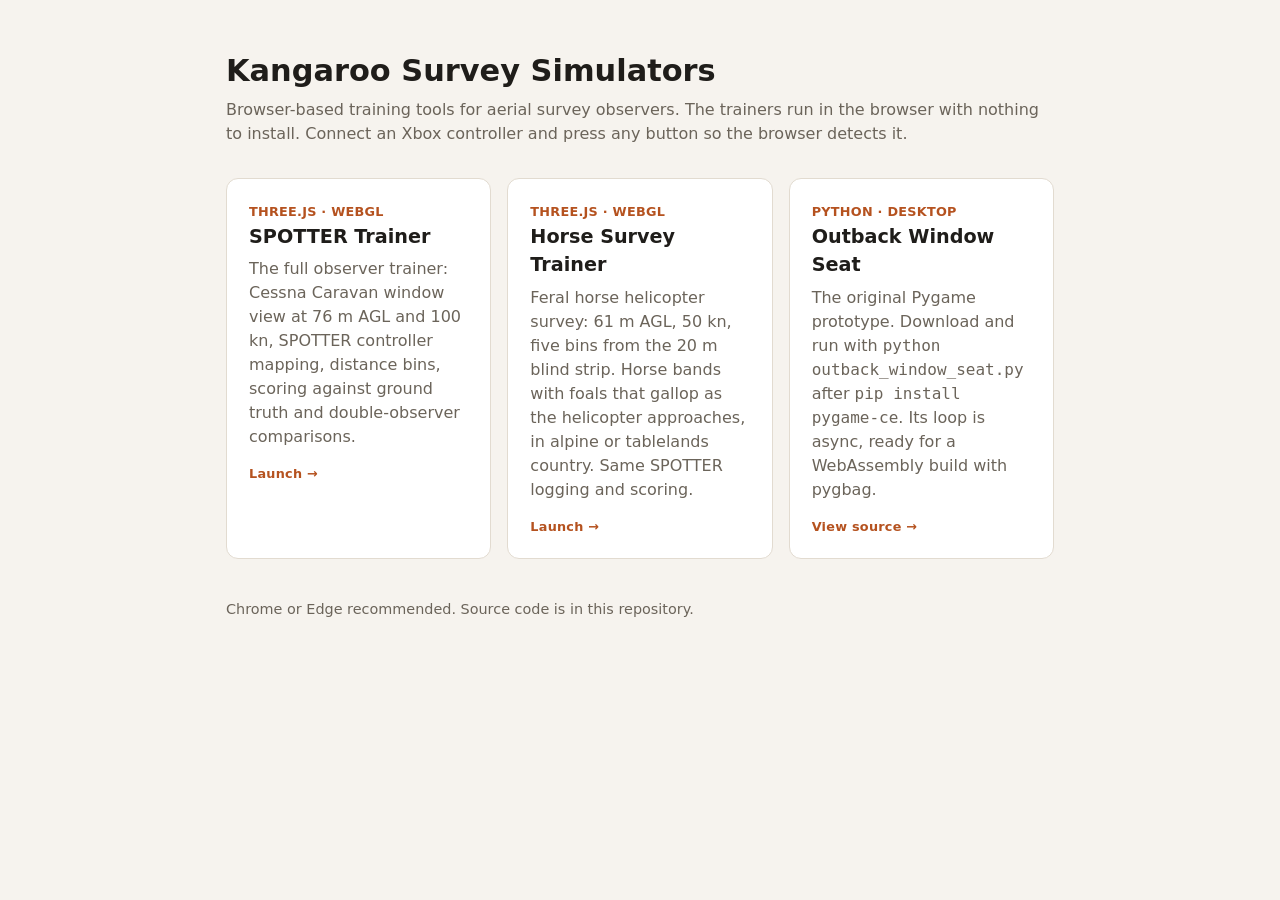
<file: index.html>
<!doctype html>
<html lang="en-AU">
<head>
<meta charset="utf-8">
<meta name="viewport" content="width=device-width, initial-scale=1">
<title>Kangaroo Survey Simulators</title>
<style>
  :root {
    --bg: #f6f3ee; --card: #ffffff; --ink: #1f1d1a; --dim: #6b645a;
    --accent: #b5521f; --line: #e2dbd0;
  }
  @media (prefers-color-scheme: dark) {
    :root {
      --bg: #17150f; --card: #221f19; --ink: #f1ece4; --dim: #a69d90;
      --accent: #e98a52; --line: #3a352c;
    }
  }
  * { box-sizing: border-box; }
  body {
    margin: 0; background: var(--bg); color: var(--ink);
    font: 16px/1.5 system-ui, -apple-system, "Segoe UI", sans-serif;
  }
  main { max-width: 860px; margin: 0 auto; padding: 48px 16px 64px; }
  h1 { font-size: 1.9rem; margin: 0 0 4px; }
  .lede { color: var(--dim); margin: 0 0 32px; }
  .grid { display: grid; gap: 16px; grid-template-columns: repeat(auto-fit, minmax(260px, 1fr)); }
  a.card {
    display: block; text-decoration: none; color: inherit;
    background: var(--card); border: 1px solid var(--line); border-radius: 12px;
    padding: 20px 22px; transition: border-color .15s, transform .15s;
  }
  a.card:hover { border-color: var(--accent); transform: translateY(-2px); }
  .card h2 { margin: 0 0 6px; font-size: 1.2rem; }
  .card p { margin: 0 0 12px; color: var(--dim); }
  .tag { font-size: .8rem; color: var(--accent); font-weight: 600; letter-spacing: .02em; }
  footer { margin-top: 40px; color: var(--dim); font-size: .9rem; }
</style>
</head>
<body>
<main>
  <h1>Kangaroo Survey Simulators</h1>
  <p class="lede">Browser-based training tools for aerial survey observers. The trainers run in the browser with nothing to install. Connect an Xbox controller and press any button so the browser detects it.</p>

  <div class="grid">
    <a class="card" href="SPOTTER_Trainer/">
      <span class="tag">THREE.JS · WEBGL</span>
      <h2>SPOTTER Trainer</h2>
      <p>The full observer trainer: Cessna Caravan window view at 76 m AGL and 100 kn, SPOTTER controller mapping, distance bins, scoring against ground truth and double-observer comparisons.</p>
      <span class="tag">Launch →</span>
    </a>
    <a class="card" href="HORSE_Trainer/">
      <span class="tag">THREE.JS · WEBGL</span>
      <h2>Horse Survey Trainer</h2>
      <p>Feral horse helicopter survey: 61 m AGL, 50 kn, five bins from the 20 m blind strip. Horse bands with foals that gallop as the helicopter approaches, in alpine or tablelands country. Same SPOTTER logging and scoring.</p>
      <span class="tag">Launch →</span>
    </a>
    <a class="card" href="https://github.com/steve2302/flight-sim/blob/main/outback_window_seat.py">
      <span class="tag">PYTHON · DESKTOP</span>
      <h2>Outback Window Seat</h2>
      <p>The original Pygame prototype. Download and run with <code>python outback_window_seat.py</code> after <code>pip install pygame-ce</code>. Its loop is async, ready for a WebAssembly build with pygbag.</p>
      <span class="tag">View source →</span>
    </a>
  </div>

  <footer>Chrome or Edge recommended. Source code is in this repository.</footer>
</main>
</body>
</html>
</file>
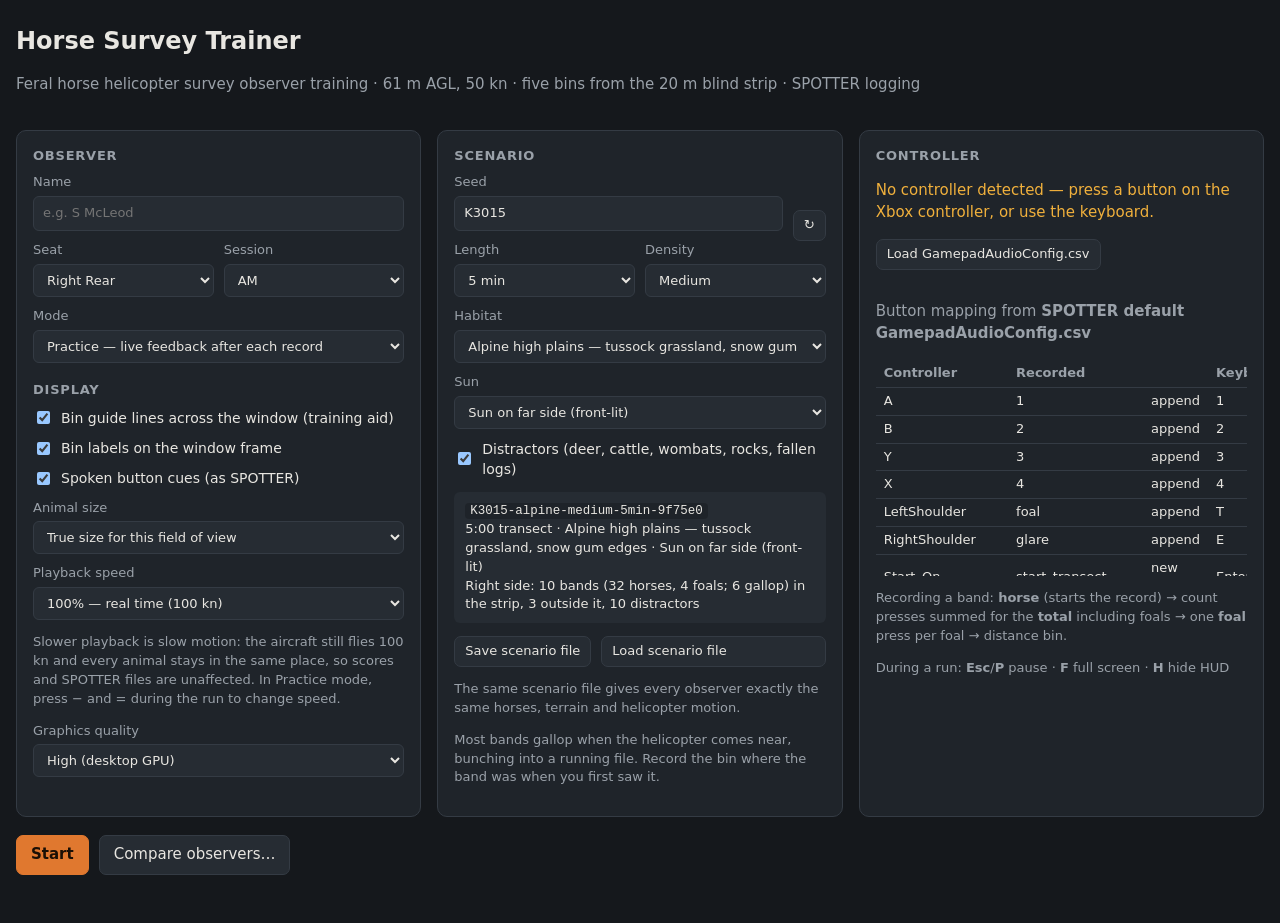
<file: HORSE_Trainer/index.html>
<!doctype html>
<html lang="en-AU">
<head>
<meta charset="utf-8">
<meta name="viewport" content="width=device-width, initial-scale=1">
<title>Horse Survey Trainer</title>
<link rel="stylesheet" href="style.css">
</head>
<body>

<!-- ======================= SETUP ======================= -->
<main id="setup" class="screen page">
  <header class="top">
    <h1>Horse Survey Trainer</h1>
    <p class="dim">Feral horse helicopter survey observer training · 61 m AGL, 50 kn · five bins from the 20 m blind strip · SPOTTER logging</p>
  </header>

  <div class="grid">
    <section class="card">
      <h2>Observer</h2>
      <label>Name <input id="f-observer" type="text" autocomplete="off" placeholder="e.g. S McLeod"></label>
      <div class="row">
        <label>Seat <select id="f-position"></select></label>
        <label>Session <select id="f-session"><option>AM</option><option>PM</option></select></label>
      </div>
      <label>Mode
        <select id="f-mode">
          <option value="practice">Practice — live feedback after each record</option>
          <option value="assessment">Assessment — results only at the end</option>
        </select>
      </label>
      <h2>Display</h2>
      <label class="check"><input id="f-guides" type="checkbox" checked> Bin guide lines across the window (training aid)</label>
      <label class="check"><input id="f-labels" type="checkbox" checked> Bin labels on the window frame</label>
      <label class="check"><input id="f-speech" type="checkbox" checked> Spoken button cues (as SPOTTER)</label>
      <label>Animal size
        <select id="f-boost">
          <option value="1">True size for this field of view</option>
          <option value="1.5">×1.5 (closer to real apparent size on a typical monitor)</option>
          <option value="2">×2 (beginner)</option>
          <option value="2.5">×2.5</option>
          <option value="3">×3 (low-resolution screen)</option>
          <option value="4">×4 (learning to count bands and foals)</option>
        </select>
      </label>
      <label>Playback speed
        <select id="f-speed">
          <option value="1">100% — real time (100 kn)</option>
          <option value="0.8">80%</option>
          <option value="0.65">65%</option>
          <option value="0.5">50% — half speed</option>
          <option value="0.35">35%</option>
          <option value="0.25">25% — beginner</option>
        </select>
      </label>
      <p class="dim small">Slower playback is slow motion: the aircraft still flies 100 kn and every animal stays in the same place, so scores and SPOTTER files are unaffected. In Practice mode, press − and = during the run to change speed.</p>
      <label>Graphics quality
        <select id="f-quality"><option value="high">High (desktop GPU)</option><option value="low">Low (tablet / laptop)</option></select>
      </label>
    </section>

    <section class="card">
      <h2>Scenario</h2>
      <div class="row">
        <label class="grow">Seed <input id="f-seed" class="gen-field" type="text"></label>
        <button id="btn-new-seed" class="btn small gen-field" type="button" title="New random seed">↻</button>
      </div>
      <div class="row">
        <label>Length
          <select id="f-duration" class="gen-field">
            <option value="2">2 min</option><option value="5" selected>5 min</option><option value="10">10 min</option><option value="20">20 min</option>
          </select>
        </label>
        <label>Density
          <select id="f-density" class="gen-field">
            <option value="low">Low</option><option value="medium" selected>Medium</option><option value="high">High</option>
          </select>
        </label>
      </div>
      <label>Habitat <select id="f-habitat" class="gen-field"></select></label>
      <label>Sun <select id="f-sun" class="gen-field"></select></label>
      <label class="check"><input id="f-distractors" class="gen-field" type="checkbox" checked> Distractors (deer, cattle, wombats, rocks, fallen logs)</label>
      <p id="scenario-info" class="info"></p>
      <div class="row wrap">
        <button id="btn-dl-scenario" class="btn small" type="button">Save scenario file</button>
        <label class="btn small file">Load scenario file<input id="f-scenario-file" type="file" accept=".json"></label>
        <button id="btn-clear-scenario" class="btn small hidden" type="button">Use generator instead</button>
      </div>
      <p class="dim small">The same scenario file gives every observer exactly the same horses, terrain and helicopter motion.</p>
      <p class="dim small">Most bands gallop when the helicopter comes near, bunching into a running file. Record the bin where the band was when you first saw it.</p>
    </section>

    <section class="card">
      <h2>Controller</h2>
      <p id="pad-status" class="warn"></p>
      <label class="btn small file">Load GamepadAudioConfig.csv<input id="f-config-file" type="file" accept=".csv"></label>
      <div id="mapping"></div>
      <p class="dim small">Recording a band: <b>horse</b> (starts the record) → count presses summed for the <b>total</b> including foals → one <b>foal</b> press per foal → distance bin.</p>
      <p class="dim small">During a run: <b>Esc</b>/<b>P</b> pause · <b>F</b> full screen · <b>H</b> hide HUD</p>
    </section>
  </div>

  <div class="actions">
    <button id="btn-start" class="btn primary" type="button">Start</button>
    <button id="btn-compare" class="btn" type="button">Compare observers…</button>
    <span id="setup-msg" class="msg"></span>
  </div>
</main>

<!-- ======================= SIM ======================= -->
<div id="sim" class="screen hidden">
  <div id="stage">
    <canvas id="gl"></canvas>
    <canvas id="ov"></canvas>
    <div id="hud"><span id="hud-pad"></span><span id="hud-rec">—</span><span id="hud-time"></span></div>
    <div id="toasts"></div>
    <div id="banner" class="hidden"></div>
    <div id="pause" class="hidden">
      <div class="pause-card">
        <h2>Paused</h2>
        <button id="btn-pause-resume" class="btn primary" type="button">Resume</button>
        <button id="btn-pause-end" class="btn" type="button">End and score</button>
        <button id="btn-pause-abandon" class="btn" type="button">Abandon</button>
      </div>
    </div>
  </div>
</div>

<!-- ======================= REPORT ======================= -->
<main id="report" class="screen page hidden">
  <div id="report-body"></div>
  <div class="actions">
    <button id="btn-dl-dat" class="btn" type="button">Download SPOTTER .dat</button>
    <button id="btn-dl-session" class="btn" type="button">Download session file</button>
    <button id="btn-dl-results" class="btn" type="button">Download results CSV</button>
    <button id="btn-replay" class="btn primary" type="button">Same scenario, next observer</button>
    <button id="btn-report-compare" class="btn" type="button">Compare…</button>
    <button id="btn-home" class="btn" type="button">New scenario</button>
  </div>
</main>

<!-- ======================= COMPARE ======================= -->
<main id="compare" class="screen page hidden">
  <header class="top">
    <h1>Compare observers</h1>
    <p class="dim">Load the session files (<code>.session.json</code>) from two or more observers who flew the same scenario. SPOTTER <code>.dat</code> files also work if a session or scenario file is loaded too.</p>
  </header>
  <div class="row wrap">
    <label class="btn file">Add files…<input id="f-compare-files" type="file" multiple accept=".json,.dat"></label>
    <button id="btn-compare-run" class="btn primary" type="button">Compare</button>
    <button id="btn-compare-clear" class="btn" type="button">Clear</button>
    <button id="btn-compare-back" class="btn" type="button">Back</button>
    <span id="compare-msg" class="msg"></span>
  </div>
  <ul id="compare-files" class="files"></ul>
  <div id="compare-body"></div>
</main>

<script src="vendor/three.min.js"></script>
<script src="js/core.js"></script>
<script src="js/scenario.js"></script>
<script src="js/spotter.js"></script>
<script src="js/scoring.js"></script>
<script src="js/world.js"></script>
<script src="js/overlay.js"></script>
<script src="js/app.js"></script>
</body>
</html>
</file>
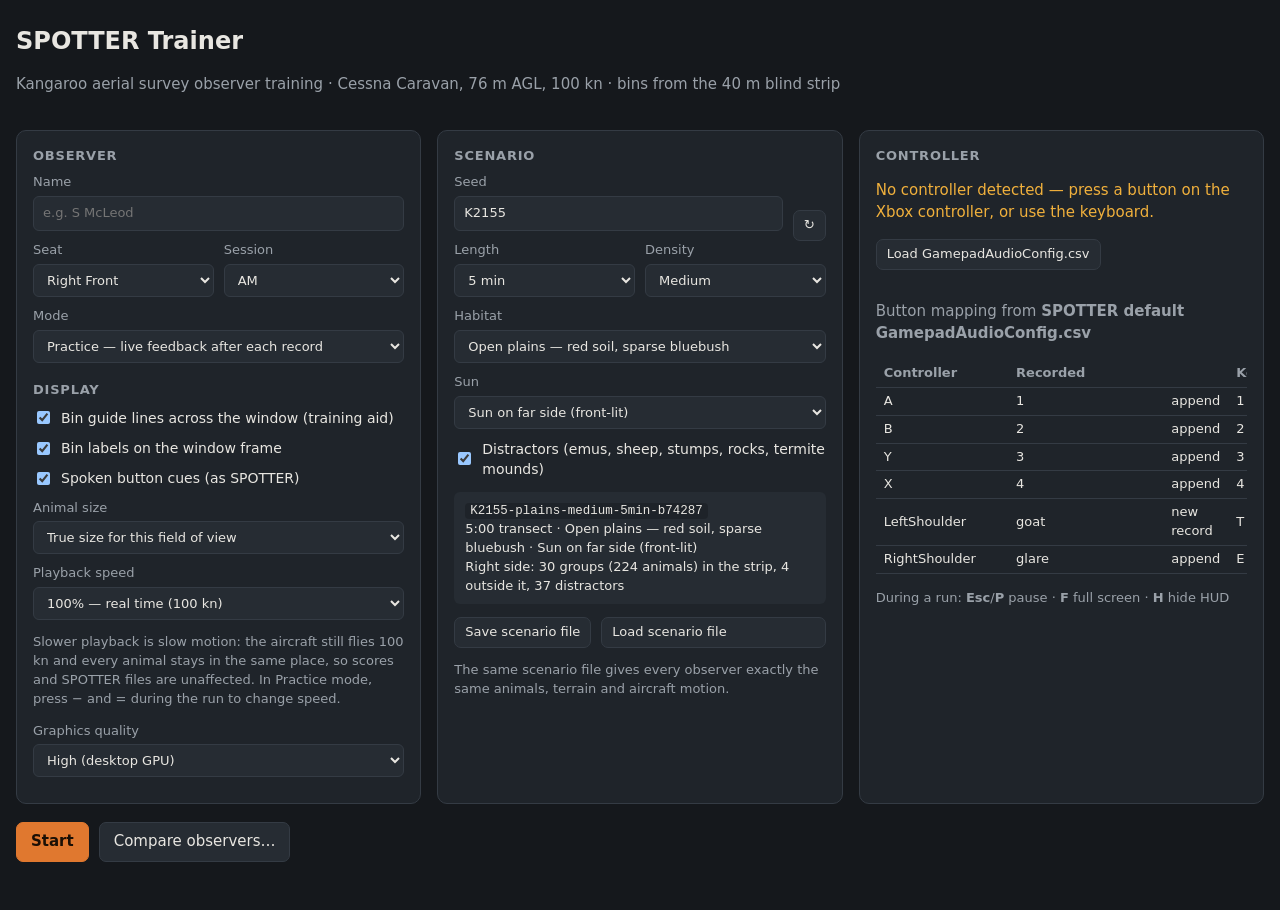
<file: SPOTTER_Trainer/index.html>
<!doctype html>
<html lang="en-AU">
<head>
<meta charset="utf-8">
<meta name="viewport" content="width=device-width, initial-scale=1">
<title>SPOTTER Trainer</title>
<link rel="stylesheet" href="style.css">
</head>
<body>

<!-- ======================= SETUP ======================= -->
<main id="setup" class="screen page">
  <header class="top">
    <h1>SPOTTER Trainer</h1>
    <p class="dim">Kangaroo aerial survey observer training · Cessna Caravan, 76 m AGL, 100 kn · bins from the 40 m blind strip</p>
  </header>

  <div class="grid">
    <section class="card">
      <h2>Observer</h2>
      <label>Name <input id="f-observer" type="text" autocomplete="off" placeholder="e.g. S McLeod"></label>
      <div class="row">
        <label>Seat <select id="f-position"></select></label>
        <label>Session <select id="f-session"><option>AM</option><option>PM</option></select></label>
      </div>
      <label>Mode
        <select id="f-mode">
          <option value="practice">Practice — live feedback after each record</option>
          <option value="assessment">Assessment — results only at the end</option>
        </select>
      </label>
      <h2>Display</h2>
      <label class="check"><input id="f-guides" type="checkbox" checked> Bin guide lines across the window (training aid)</label>
      <label class="check"><input id="f-labels" type="checkbox" checked> Bin labels on the window frame</label>
      <label class="check"><input id="f-speech" type="checkbox" checked> Spoken button cues (as SPOTTER)</label>
      <label>Animal size
        <select id="f-boost">
          <option value="1">True size for this field of view</option>
          <option value="1.5">×1.5 (closer to real apparent size on a typical monitor)</option>
          <option value="2">×2 (beginner)</option>
          <option value="2.5">×2.5</option>
          <option value="3">×3 (low-resolution screen)</option>
          <option value="4">×4 (learning species field marks)</option>
        </select>
      </label>
      <label>Playback speed
        <select id="f-speed">
          <option value="1">100% — real time (100 kn)</option>
          <option value="0.8">80%</option>
          <option value="0.65">65%</option>
          <option value="0.5">50% — half speed</option>
          <option value="0.35">35%</option>
          <option value="0.25">25% — beginner</option>
        </select>
      </label>
      <p class="dim small">Slower playback is slow motion: the aircraft still flies 100 kn and every animal stays in the same place, so scores and SPOTTER files are unaffected. In Practice mode, press − and = during the run to change speed.</p>
      <label>Graphics quality
        <select id="f-quality"><option value="high">High (desktop GPU)</option><option value="low">Low (tablet / laptop)</option></select>
      </label>
    </section>

    <section class="card">
      <h2>Scenario</h2>
      <div class="row">
        <label class="grow">Seed <input id="f-seed" class="gen-field" type="text"></label>
        <button id="btn-new-seed" class="btn small gen-field" type="button" title="New random seed">↻</button>
      </div>
      <div class="row">
        <label>Length
          <select id="f-duration" class="gen-field">
            <option value="2">2 min</option><option value="5" selected>5 min</option><option value="10">10 min</option><option value="20">20 min</option>
          </select>
        </label>
        <label>Density
          <select id="f-density" class="gen-field">
            <option value="low">Low</option><option value="medium" selected>Medium</option><option value="high">High</option>
          </select>
        </label>
      </div>
      <label>Habitat <select id="f-habitat" class="gen-field"></select></label>
      <label>Sun <select id="f-sun" class="gen-field"></select></label>
      <label class="check"><input id="f-distractors" class="gen-field" type="checkbox" checked> Distractors (emus, sheep, stumps, rocks, termite mounds)</label>
      <p id="scenario-info" class="info"></p>
      <div class="row wrap">
        <button id="btn-dl-scenario" class="btn small" type="button">Save scenario file</button>
        <label class="btn small file">Load scenario file<input id="f-scenario-file" type="file" accept=".json"></label>
        <button id="btn-clear-scenario" class="btn small hidden" type="button">Use generator instead</button>
      </div>
      <p class="dim small">The same scenario file gives every observer exactly the same animals, terrain and aircraft motion.</p>
    </section>

    <section class="card">
      <h2>Controller</h2>
      <p id="pad-status" class="warn"></p>
      <label class="btn small file">Load GamepadAudioConfig.csv<input id="f-config-file" type="file" accept=".csv"></label>
      <div id="mapping"></div>
      <p class="dim small">During a run: <b>Esc</b>/<b>P</b> pause · <b>F</b> full screen · <b>H</b> hide HUD</p>
    </section>
  </div>

  <div class="actions">
    <button id="btn-start" class="btn primary" type="button">Start</button>
    <button id="btn-compare" class="btn" type="button">Compare observers…</button>
    <span id="setup-msg" class="msg"></span>
  </div>
</main>

<!-- ======================= SIM ======================= -->
<div id="sim" class="screen hidden">
  <div id="stage">
    <canvas id="gl"></canvas>
    <canvas id="ov"></canvas>
    <div id="hud"><span id="hud-pad"></span><span id="hud-rec">—</span><span id="hud-time"></span></div>
    <div id="toasts"></div>
    <div id="banner" class="hidden"></div>
    <div id="pause" class="hidden">
      <div class="pause-card">
        <h2>Paused</h2>
        <button id="btn-pause-resume" class="btn primary" type="button">Resume</button>
        <button id="btn-pause-end" class="btn" type="button">End and score</button>
        <button id="btn-pause-abandon" class="btn" type="button">Abandon</button>
      </div>
    </div>
  </div>
</div>

<!-- ======================= REPORT ======================= -->
<main id="report" class="screen page hidden">
  <div id="report-body"></div>
  <div class="actions">
    <button id="btn-dl-dat" class="btn" type="button">Download SPOTTER .dat</button>
    <button id="btn-dl-session" class="btn" type="button">Download session file</button>
    <button id="btn-dl-results" class="btn" type="button">Download results CSV</button>
    <button id="btn-replay" class="btn primary" type="button">Same scenario, next observer</button>
    <button id="btn-report-compare" class="btn" type="button">Compare…</button>
    <button id="btn-home" class="btn" type="button">New scenario</button>
  </div>
</main>

<!-- ======================= COMPARE ======================= -->
<main id="compare" class="screen page hidden">
  <header class="top">
    <h1>Compare observers</h1>
    <p class="dim">Load the session files (<code>.session.json</code>) from two or more observers who flew the same scenario. SPOTTER <code>.dat</code> files also work if a session or scenario file is loaded too.</p>
  </header>
  <div class="row wrap">
    <label class="btn file">Add files…<input id="f-compare-files" type="file" multiple accept=".json,.dat"></label>
    <button id="btn-compare-run" class="btn primary" type="button">Compare</button>
    <button id="btn-compare-clear" class="btn" type="button">Clear</button>
    <button id="btn-compare-back" class="btn" type="button">Back</button>
    <span id="compare-msg" class="msg"></span>
  </div>
  <ul id="compare-files" class="files"></ul>
  <div id="compare-body"></div>
</main>

<script src="vendor/three.min.js"></script>
<script src="js/core.js"></script>
<script src="js/scenario.js"></script>
<script src="js/spotter.js"></script>
<script src="js/scoring.js"></script>
<script src="js/world.js"></script>
<script src="js/overlay.js"></script>
<script src="js/app.js"></script>
</body>
</html>
</file>
<file: HORSE_Trainer/style.css>
:root {
  --bg: #15181c; --panel: #1f242a; --panel2: #262c33; --line: #343b44;
  --text: #e8e6e1; --dim: #9aa1a9; --accent: #e0782f; --accent2: #f09a55;
  --good: #4fc47a; --warn: #f0b03c; --bad: #f06257;
  color-scheme: dark;
}
* { box-sizing: border-box; }
html, body { margin: 0; height: 100%; background: var(--bg); color: var(--text);
  font: 15px/1.45 system-ui, -apple-system, "Segoe UI", Roboto, sans-serif; }
.hidden { display: none !important; }
.dim { color: var(--dim); }
.small { font-size: 13px; }
code { font: 12.5px ui-monospace, Consolas, monospace; background: #0003; padding: 1px 5px; border-radius: 4px; }
h1 { font-size: 24px; margin: 0 0 4px; font-weight: 650; }
h2 { font-size: 13px; text-transform: uppercase; letter-spacing: .06em; color: var(--dim); margin: 18px 0 8px; font-weight: 600; }
.card h2:first-child, section > h2:first-child { margin-top: 0; }

.page { max-width: 1280px; margin: 0 auto; padding: 24px 16px 48px; }
.top { margin-bottom: 18px; }
.grid { display: grid; grid-template-columns: repeat(auto-fit, minmax(320px, 1fr)); gap: 16px; }
.card { background: var(--panel); border: 1px solid var(--line); border-radius: 10px; padding: 16px; }
label { display: block; margin: 0 0 10px; color: var(--dim); font-size: 13px; }
label.check { display: flex; gap: 8px; align-items: center; color: var(--text); font-size: 14px; }
input[type=text], select { display: block; width: 100%; margin-top: 4px; padding: 7px 9px; border-radius: 6px;
  border: 1px solid var(--line); background: var(--panel2); color: var(--text); font: inherit; }
input:disabled, select:disabled, button:disabled { opacity: .45; }
.row { display: flex; gap: 10px; align-items: flex-end; }
.row > label { flex: 1; }
.row.wrap { flex-wrap: wrap; align-items: center; }
.grow { flex: 1; }
.info { background: var(--panel2); border-radius: 6px; padding: 9px 11px; font-size: 13px; }

.btn { display: inline-block; padding: 8px 14px; border-radius: 7px; border: 1px solid var(--line);
  background: var(--panel2); color: var(--text); font: inherit; cursor: pointer; margin: 0; }
.btn:hover { border-color: #56606b; }
.btn.small { padding: 5px 10px; font-size: 13px; }
.btn.primary { background: var(--accent); border-color: var(--accent); color: #1b0f05; font-weight: 650; }
.btn.primary:hover { background: var(--accent2); }
.btn.file { position: relative; overflow: hidden; color: var(--text); }
.btn.file input { position: absolute; inset: 0; opacity: 0; cursor: pointer; }
.actions { display: flex; gap: 10px; align-items: center; flex-wrap: wrap; margin-top: 18px; }
.msg { color: var(--dim); }
.msg.bad, .bad { color: var(--bad); }
.warn { color: var(--warn); }
.good, .ok { color: var(--good); }

.tbl { border-collapse: collapse; width: 100%; font-size: 13px; }
.tbl th, .tbl td { padding: 4px 8px; border-bottom: 1px solid var(--line); text-align: left; }
.tbl th { color: var(--dim); font-weight: 600; }
.tbl.conf td { text-align: center; min-width: 46px; }
.tbl.conf td.diag { background: #4fc47a33; }
.tbl.conf td.off { background: #f0625733; }
.tbl.groups td.good { color: var(--good); }
#mapping { max-height: 290px; overflow: auto; margin-top: 10px; }

/* ---- simulator ---- */
#sim { position: fixed; inset: 0; background: #000; display: flex; align-items: center; justify-content: center; }
#stage { position: relative; overflow: hidden; }
#stage canvas { position: absolute; left: 0; top: 0; display: block; }
#hud { position: absolute; left: 1.2%; bottom: 1.4%; display: flex; gap: 14px; align-items: center;
  background: #1d1f22d9; color: #f2efe8; padding: 6px 12px; border-radius: 8px;
  font: 600 clamp(11px, 1.35vh, 16px) ui-monospace, Consolas, monospace; }
#hud-rec { min-width: 18ch; }
#toasts { position: absolute; top: 4%; left: 50%; transform: translateX(-50%); display: flex; flex-direction: column;
  gap: 6px; align-items: center; pointer-events: none; width: 70%; }
.toast { background: #1d1f22e6; color: #fff; padding: 7px 14px; border-radius: 18px; border-left: 4px solid var(--dim);
  font-size: clamp(12px, 1.7vh, 18px); transition: opacity .5s; text-align: center; }
.toast.good { border-left-color: var(--good); }
.toast.warn { border-left-color: var(--warn); }
.toast.bad { border-left-color: var(--bad); }
.toast.fade { opacity: 0; }
#banner { position: absolute; left: 50%; top: 45%; transform: translate(-50%, -50%); background: #1d1f22e6;
  padding: 14px 26px; border-radius: 12px; font-size: clamp(14px, 2.4vh, 26px); }
#pause { position: absolute; inset: 0; background: #0009; display: flex; align-items: center; justify-content: center; }
.pause-card { background: var(--panel); padding: 22px 26px; border-radius: 12px; display: flex; gap: 10px; flex-direction: column; min-width: 240px; }

/* ---- report ---- */
.report-head { display: flex; justify-content: space-between; gap: 16px; align-items: flex-start; flex-wrap: wrap; }
.score { text-align: center; background: var(--panel); border: 1px solid var(--line); border-radius: 12px; padding: 10px 22px; }
.score .sv { font-size: 46px; font-weight: 700; color: var(--accent2); line-height: 1.1; }
.score .sl { color: var(--dim); font-size: 12px; text-transform: uppercase; letter-spacing: .06em; }
.tiles { display: grid; grid-template-columns: repeat(auto-fit, minmax(150px, 1fr)); gap: 10px; margin: 18px 0; }
.tile { background: var(--panel); border: 1px solid var(--line); border-radius: 10px; padding: 10px 12px; }
.tile .tv { font-size: 24px; font-weight: 650; }
.tile .tl { color: var(--dim); font-size: 12.5px; }
.tile .ts { color: var(--dim); font-size: 12px; margin-top: 2px; }
.cols { display: grid; grid-template-columns: repeat(auto-fit, minmax(340px, 1fr)); gap: 16px; }
section { background: var(--panel); border: 1px solid var(--line); border-radius: 10px; padding: 14px 16px; margin-top: 16px; }
.cols section { margin-top: 0; }
.chart { width: 100%; max-width: 440px; }
.chart .grid { stroke: var(--line); }
.chart .axis { fill: var(--dim); font-size: 11px; }
.chart .val { fill: var(--text); font-size: 11px; font-weight: 600; }
details summary { cursor: pointer; color: var(--dim); }
.files { list-style: none; padding: 0; }
.files li { padding: 3px 0; }
@media (max-width: 600px) { .page { padding: 16px 16px 40px; } .report-head { flex-direction: column; } }
</file>
<file: SPOTTER_Trainer/style.css>
:root {
  --bg: #15181c; --panel: #1f242a; --panel2: #262c33; --line: #343b44;
  --text: #e8e6e1; --dim: #9aa1a9; --accent: #e0782f; --accent2: #f09a55;
  --good: #4fc47a; --warn: #f0b03c; --bad: #f06257;
  color-scheme: dark;
}
* { box-sizing: border-box; }
html, body { margin: 0; height: 100%; background: var(--bg); color: var(--text);
  font: 15px/1.45 system-ui, -apple-system, "Segoe UI", Roboto, sans-serif; }
.hidden { display: none !important; }
.dim { color: var(--dim); }
.small { font-size: 13px; }
code { font: 12.5px ui-monospace, Consolas, monospace; background: #0003; padding: 1px 5px; border-radius: 4px; }
h1 { font-size: 24px; margin: 0 0 4px; font-weight: 650; }
h2 { font-size: 13px; text-transform: uppercase; letter-spacing: .06em; color: var(--dim); margin: 18px 0 8px; font-weight: 600; }
.card h2:first-child, section > h2:first-child { margin-top: 0; }

.page { max-width: 1280px; margin: 0 auto; padding: 24px 16px 48px; }
.top { margin-bottom: 18px; }
.grid { display: grid; grid-template-columns: repeat(auto-fit, minmax(320px, 1fr)); gap: 16px; }
.card { background: var(--panel); border: 1px solid var(--line); border-radius: 10px; padding: 16px; }
label { display: block; margin: 0 0 10px; color: var(--dim); font-size: 13px; }
label.check { display: flex; gap: 8px; align-items: center; color: var(--text); font-size: 14px; }
input[type=text], select { display: block; width: 100%; margin-top: 4px; padding: 7px 9px; border-radius: 6px;
  border: 1px solid var(--line); background: var(--panel2); color: var(--text); font: inherit; }
input:disabled, select:disabled, button:disabled { opacity: .45; }
.row { display: flex; gap: 10px; align-items: flex-end; }
.row > label { flex: 1; }
.row.wrap { flex-wrap: wrap; align-items: center; }
.grow { flex: 1; }
.info { background: var(--panel2); border-radius: 6px; padding: 9px 11px; font-size: 13px; }

.btn { display: inline-block; padding: 8px 14px; border-radius: 7px; border: 1px solid var(--line);
  background: var(--panel2); color: var(--text); font: inherit; cursor: pointer; margin: 0; }
.btn:hover { border-color: #56606b; }
.btn.small { padding: 5px 10px; font-size: 13px; }
.btn.primary { background: var(--accent); border-color: var(--accent); color: #1b0f05; font-weight: 650; }
.btn.primary:hover { background: var(--accent2); }
.btn.file { position: relative; overflow: hidden; color: var(--text); }
.btn.file input { position: absolute; inset: 0; opacity: 0; cursor: pointer; }
.actions { display: flex; gap: 10px; align-items: center; flex-wrap: wrap; margin-top: 18px; }
.msg { color: var(--dim); }
.msg.bad, .bad { color: var(--bad); }
.warn { color: var(--warn); }
.good, .ok { color: var(--good); }

.tbl { border-collapse: collapse; width: 100%; font-size: 13px; }
.tbl th, .tbl td { padding: 4px 8px; border-bottom: 1px solid var(--line); text-align: left; }
.tbl th { color: var(--dim); font-weight: 600; }
.tbl.conf td { text-align: center; min-width: 46px; }
.tbl.conf td.diag { background: #4fc47a33; }
.tbl.conf td.off { background: #f0625733; }
.tbl.groups td.good { color: var(--good); }
#mapping { max-height: 290px; overflow: auto; margin-top: 10px; }

/* ---- simulator ---- */
#sim { position: fixed; inset: 0; background: #000; display: flex; align-items: center; justify-content: center; }
#stage { position: relative; overflow: hidden; }
#stage canvas { position: absolute; left: 0; top: 0; display: block; }
#hud { position: absolute; left: 1.2%; bottom: 1.4%; display: flex; gap: 14px; align-items: center;
  background: #1d1f22d9; color: #f2efe8; padding: 6px 12px; border-radius: 8px;
  font: 600 clamp(11px, 1.35vh, 16px) ui-monospace, Consolas, monospace; }
#hud-rec { min-width: 18ch; }
#toasts { position: absolute; top: 4%; left: 50%; transform: translateX(-50%); display: flex; flex-direction: column;
  gap: 6px; align-items: center; pointer-events: none; width: 70%; }
.toast { background: #1d1f22e6; color: #fff; padding: 7px 14px; border-radius: 18px; border-left: 4px solid var(--dim);
  font-size: clamp(12px, 1.7vh, 18px); transition: opacity .5s; text-align: center; }
.toast.good { border-left-color: var(--good); }
.toast.warn { border-left-color: var(--warn); }
.toast.bad { border-left-color: var(--bad); }
.toast.fade { opacity: 0; }
#banner { position: absolute; left: 50%; top: 45%; transform: translate(-50%, -50%); background: #1d1f22e6;
  padding: 14px 26px; border-radius: 12px; font-size: clamp(14px, 2.4vh, 26px); }
#pause { position: absolute; inset: 0; background: #0009; display: flex; align-items: center; justify-content: center; }
.pause-card { background: var(--panel); padding: 22px 26px; border-radius: 12px; display: flex; gap: 10px; flex-direction: column; min-width: 240px; }

/* ---- report ---- */
.report-head { display: flex; justify-content: space-between; gap: 16px; align-items: flex-start; flex-wrap: wrap; }
.score { text-align: center; background: var(--panel); border: 1px solid var(--line); border-radius: 12px; padding: 10px 22px; }
.score .sv { font-size: 46px; font-weight: 700; color: var(--accent2); line-height: 1.1; }
.score .sl { color: var(--dim); font-size: 12px; text-transform: uppercase; letter-spacing: .06em; }
.tiles { display: grid; grid-template-columns: repeat(auto-fit, minmax(150px, 1fr)); gap: 10px; margin: 18px 0; }
.tile { background: var(--panel); border: 1px solid var(--line); border-radius: 10px; padding: 10px 12px; }
.tile .tv { font-size: 24px; font-weight: 650; }
.tile .tl { color: var(--dim); font-size: 12.5px; }
.tile .ts { color: var(--dim); font-size: 12px; margin-top: 2px; }
.cols { display: grid; grid-template-columns: repeat(auto-fit, minmax(340px, 1fr)); gap: 16px; }
section { background: var(--panel); border: 1px solid var(--line); border-radius: 10px; padding: 14px 16px; margin-top: 16px; }
.cols section { margin-top: 0; }
.chart { width: 100%; max-width: 440px; }
.chart .grid { stroke: var(--line); }
.chart .axis { fill: var(--dim); font-size: 11px; }
.chart .val { fill: var(--text); font-size: 11px; font-weight: 600; }
details summary { cursor: pointer; color: var(--dim); }
.files { list-style: none; padding: 0; }
.files li { padding: 3px 0; }
@media (max-width: 600px) { .page { padding: 16px 16px 40px; } .report-head { flex-direction: column; } }
</file>
